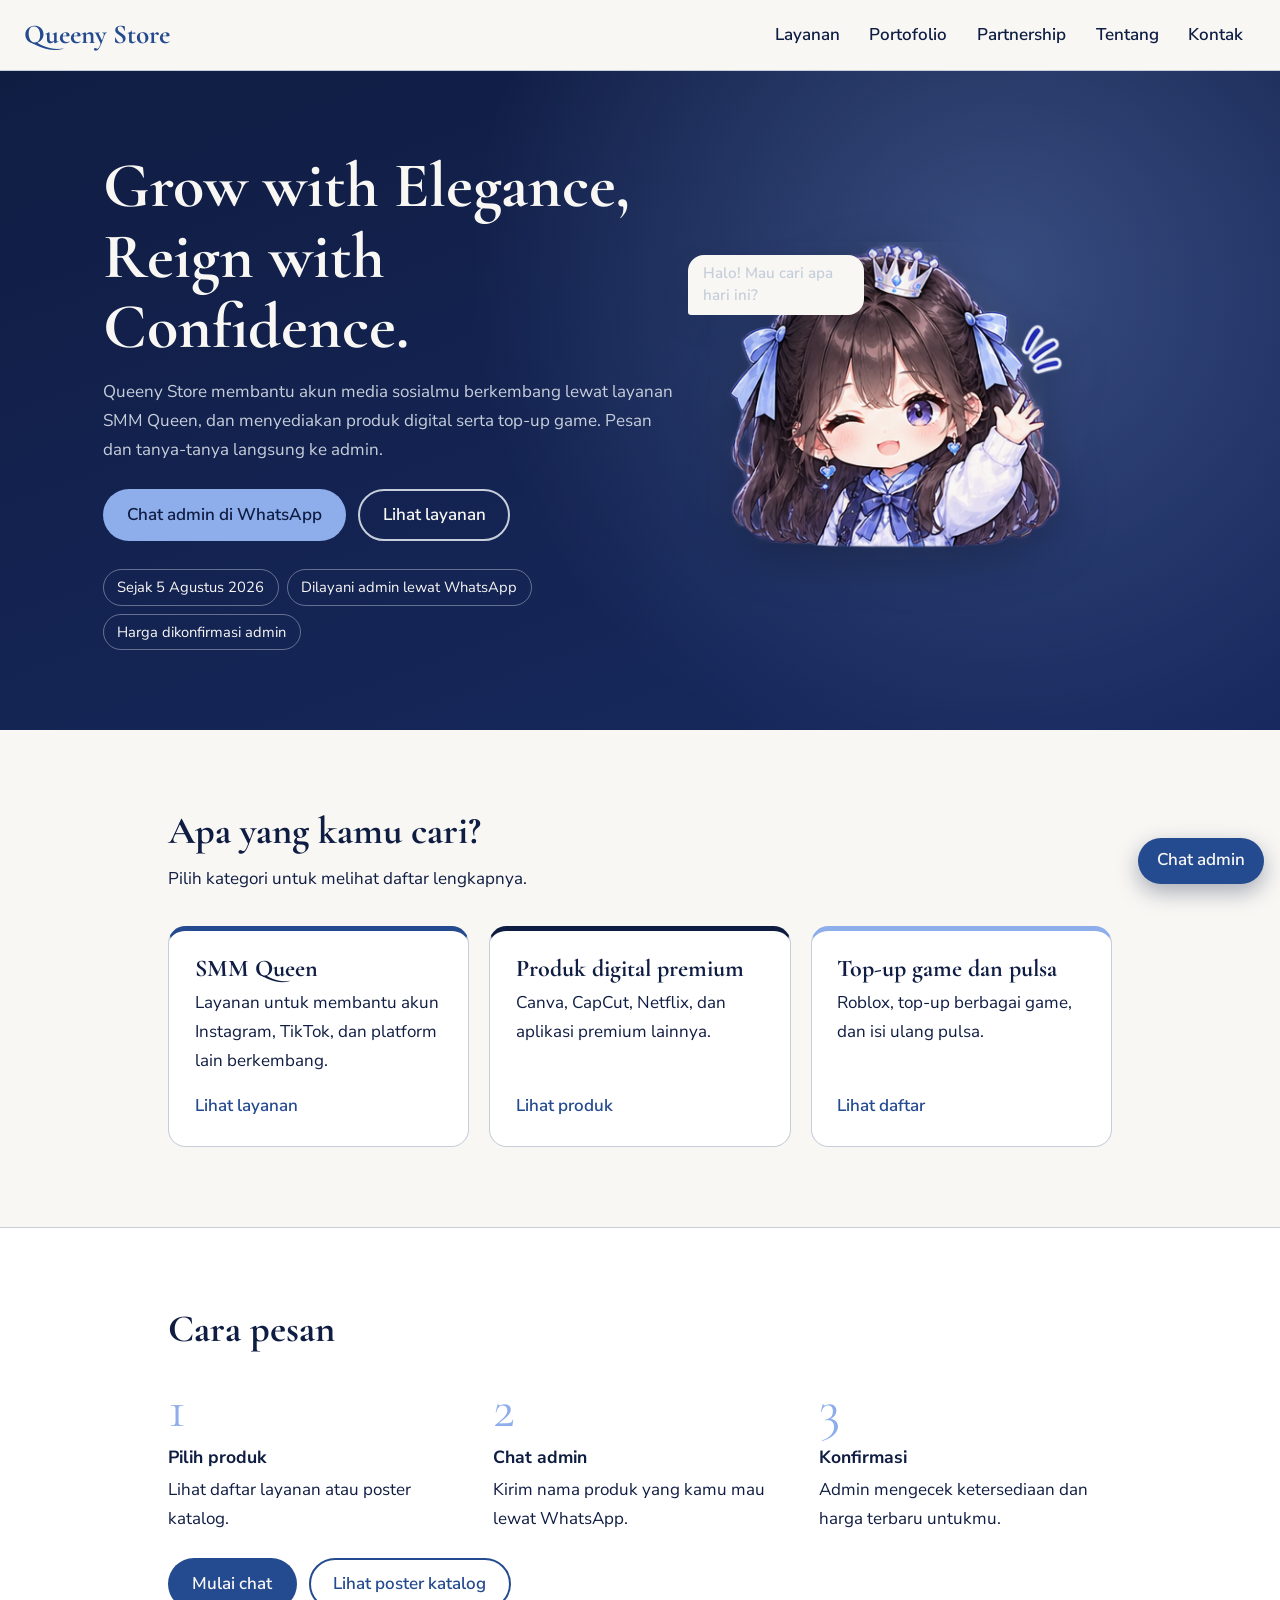
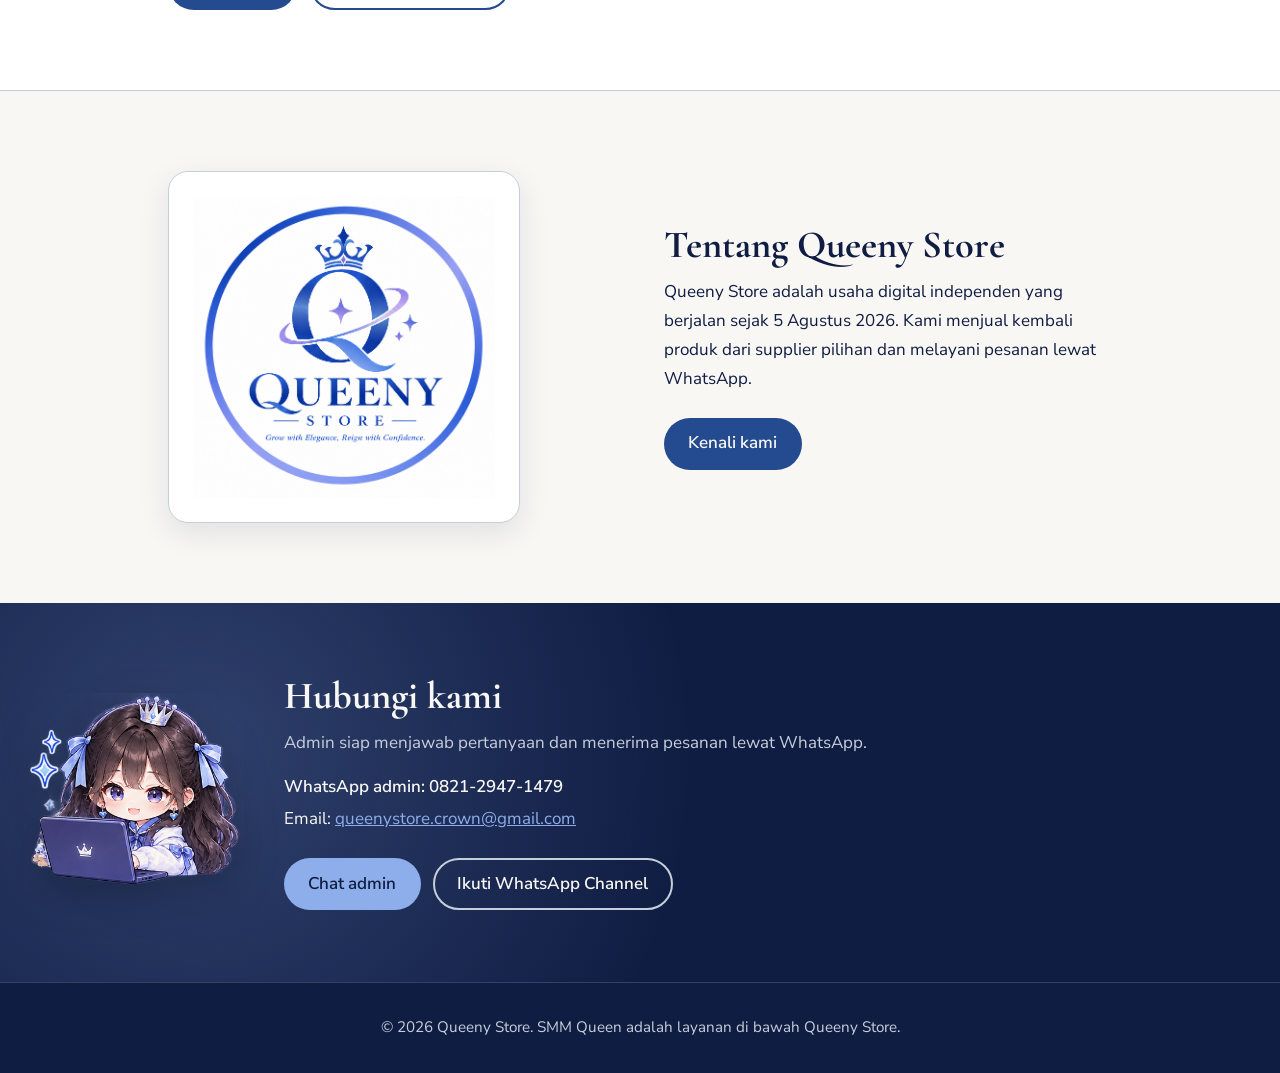
<file: index.html>
<!DOCTYPE html>
<html lang="id">
<head>
  <meta charset="UTF-8">
  <meta name="viewport" content="width=device-width, initial-scale=1">
  <title>Queeny Store | SMM Queen</title>
  <meta name="description" content="Queeny Store adalah usaha digital independen. Lewat SMM Queen, kami melayani kebutuhan pertumbuhan akun media sosial. Pesan lewat WhatsApp admin.">
  <meta name="theme-color" content="#101D43">
  <meta property="og:title" content="Queeny Store | SMM Queen">
  <meta property="og:description" content="Layanan media sosial dari Queeny Store. Grow with Elegance, Reign with Confidence.">
  <meta property="og:type" content="website">
  <meta name="google-site-verification" content="rL2WLuQSSuNtEyzjkeTvsU0eVTCv0MRd6-ouBfAUrlw" /> 
  <link rel="icon" href="assets/favicon/favicon.ico" sizes="48x48">
  <link rel="icon" type="image/png" sizes="32x32" href="assets/favicon/favicon-32.png">
  <link rel="apple-touch-icon" href="assets/favicon/apple-touch-icon.png">
  <link rel="preconnect" href="https://fonts.googleapis.com">
  <link rel="preconnect" href="https://fonts.gstatic.com" crossorigin>
  <link href="https://fonts.googleapis.com/css2?family=Cormorant+Garamond:wght@600;700&family=Nunito+Sans:wght@400;600&display=swap" rel="stylesheet">
  <link rel="stylesheet" href="css/style.css">
</head>
<body>

  <header class="site-header">
    <a class="wordmark" href="index.html">Queeny Store</a>
    <nav aria-label="Menu utama">
      <a href="services.html">Layanan</a>
      <a href="portfolio.html">Portofolio</a>
      <a href="partnership.html">Partnership</a>
      <a href="about.html">Tentang</a>
      <a href="contact.html">Kontak</a>
    </nav>
  </header>

  <main>
    <!-- Hero -->
    <section class="hero" id="beranda">
      <div class="hero-text">
        <h1>Grow with Elegance, Reign with Confidence.</h1>
        <p>Queeny Store membantu akun media sosialmu berkembang lewat layanan SMM Queen, dan menyediakan produk digital serta top-up game. Pesan dan tanya-tanya langsung ke admin.</p>
        <div class="actions">
          <a class="btn btn-light" href="https://wa.me/6282129471479" target="_blank" rel="noopener">Chat admin di WhatsApp</a>
          <a class="btn btn-outline" href="services.html">Lihat layanan</a>
        </div>
        <ul class="chips">
          <li>Sejak 5 Agustus 2026</li>
          <li>Dilayani admin lewat WhatsApp</li>
          <li>Harga dikonfirmasi admin</li>
        </ul>
      </div>
      <div class="hero-art">
        <p class="bubble">Halo! Mau cari apa hari ini?</p>
        <img class="hero-mascot" src="assets/mascot/say-hai-qieeny.png" alt="Maskot Queeny Store, gadis berambut cokelat dengan pita biru dan mahkota perak, melambaikan tangan" width="420" height="420">
      </div>
    </section>

    <!-- Kategori layanan -->
    <div class="section-head" id="layanan">
      <h2>Apa yang kamu cari?</h2>
      <p>Pilih kategori untuk melihat daftar lengkapnya.</p>
    </div>
    <div class="tiles">
      <a class="tile" href="services.html#smm">
        <h3>SMM Queen</h3>
        <p>Layanan untuk membantu akun Instagram, TikTok, dan platform lain berkembang.</p>
        <span>Lihat layanan</span>
      </a>
      <a class="tile" href="services.html#premium">
        <h3>Produk digital premium</h3>
        <p>Canva, CapCut, Netflix, dan aplikasi premium lainnya.</p>
        <span>Lihat produk</span>
      </a>
      <a class="tile" href="services.html#topup">
        <h3>Top-up game dan pulsa</h3>
        <p>Roblox, top-up berbagai game, dan isi ulang pulsa.</p>
        <span>Lihat daftar</span>
      </a>
    </div>

    <!-- Cara pesan -->
    <div class="how">
      <section class="section">
        <h2>Cara pesan</h2>
        <ol class="steps">
          <li><strong>Pilih produk</strong>Lihat daftar layanan atau poster katalog.</li>
          <li><strong>Chat admin</strong>Kirim nama produk yang kamu mau lewat WhatsApp.</li>
          <li><strong>Konfirmasi</strong>Admin mengecek ketersediaan dan harga terbaru untukmu.</li>
        </ol>
        <div class="actions">
          <a class="btn btn-blue" href="https://wa.me/6282129471479" target="_blank" rel="noopener">Mulai chat</a>
          <a class="btn btn-ghost" href="portfolio.html">Lihat poster katalog</a>
        </div>
      </section>
    </div>

    <!-- Tentang singkat -->
    <section class="section split about" id="tentang">
      <div class="logo-panel">
        <img src="assets/logo/logo-queeny-store.png" alt="Logo Queeny Store: huruf Q bermahkota dengan cincin orbit dan bintang" width="320" height="320" loading="lazy">
      </div>
      <div>
        <h2>Tentang Queeny Store</h2>
        <p>Queeny Store adalah usaha digital independen yang berjalan sejak 5 Agustus 2026. Kami menjual kembali produk dari supplier pilihan dan melayani pesanan lewat WhatsApp.</p>
        <div class="actions">
          <a class="btn btn-blue" href="about.html">Kenali kami</a>
        </div>
      </div>
    </section>

    <!-- Kontak -->
    <section class="contact" id="kontak">
      <img src="assets/mascot/work-qieeny.png" alt="Maskot Queeny Store sedang bekerja dengan laptop" width="260" height="260" loading="lazy">
      <div>
        <h2>Hubungi kami</h2>
        <p>Admin siap menjawab pertanyaan dan menerima pesanan lewat WhatsApp.</p>
        <p class="phone">WhatsApp admin: 0821-2947-1479</p>
        <p class="email">Email: <a href="mailto:queenystore.crown@gmail.com">queenystore.crown@gmail.com</a></p>
        <div class="actions">
          <a class="btn btn-light" href="https://wa.me/6282129471479" target="_blank" rel="noopener">Chat admin</a>
          <a class="btn btn-outline" href="https://whatsapp.com/channel/0029VbE9KVYFsn0nufTPyG0d" target="_blank" rel="noopener">Ikuti WhatsApp Channel</a>
        </div>
      </div>
    </section>
  </main>

  <footer class="site-footer">
    <p>&copy; 2026 Queeny Store. SMM Queen adalah layanan di bawah Queeny Store.</p>
  </footer>

  <script src="js/menu.js" defer></script>
</body>
</html>
</file>
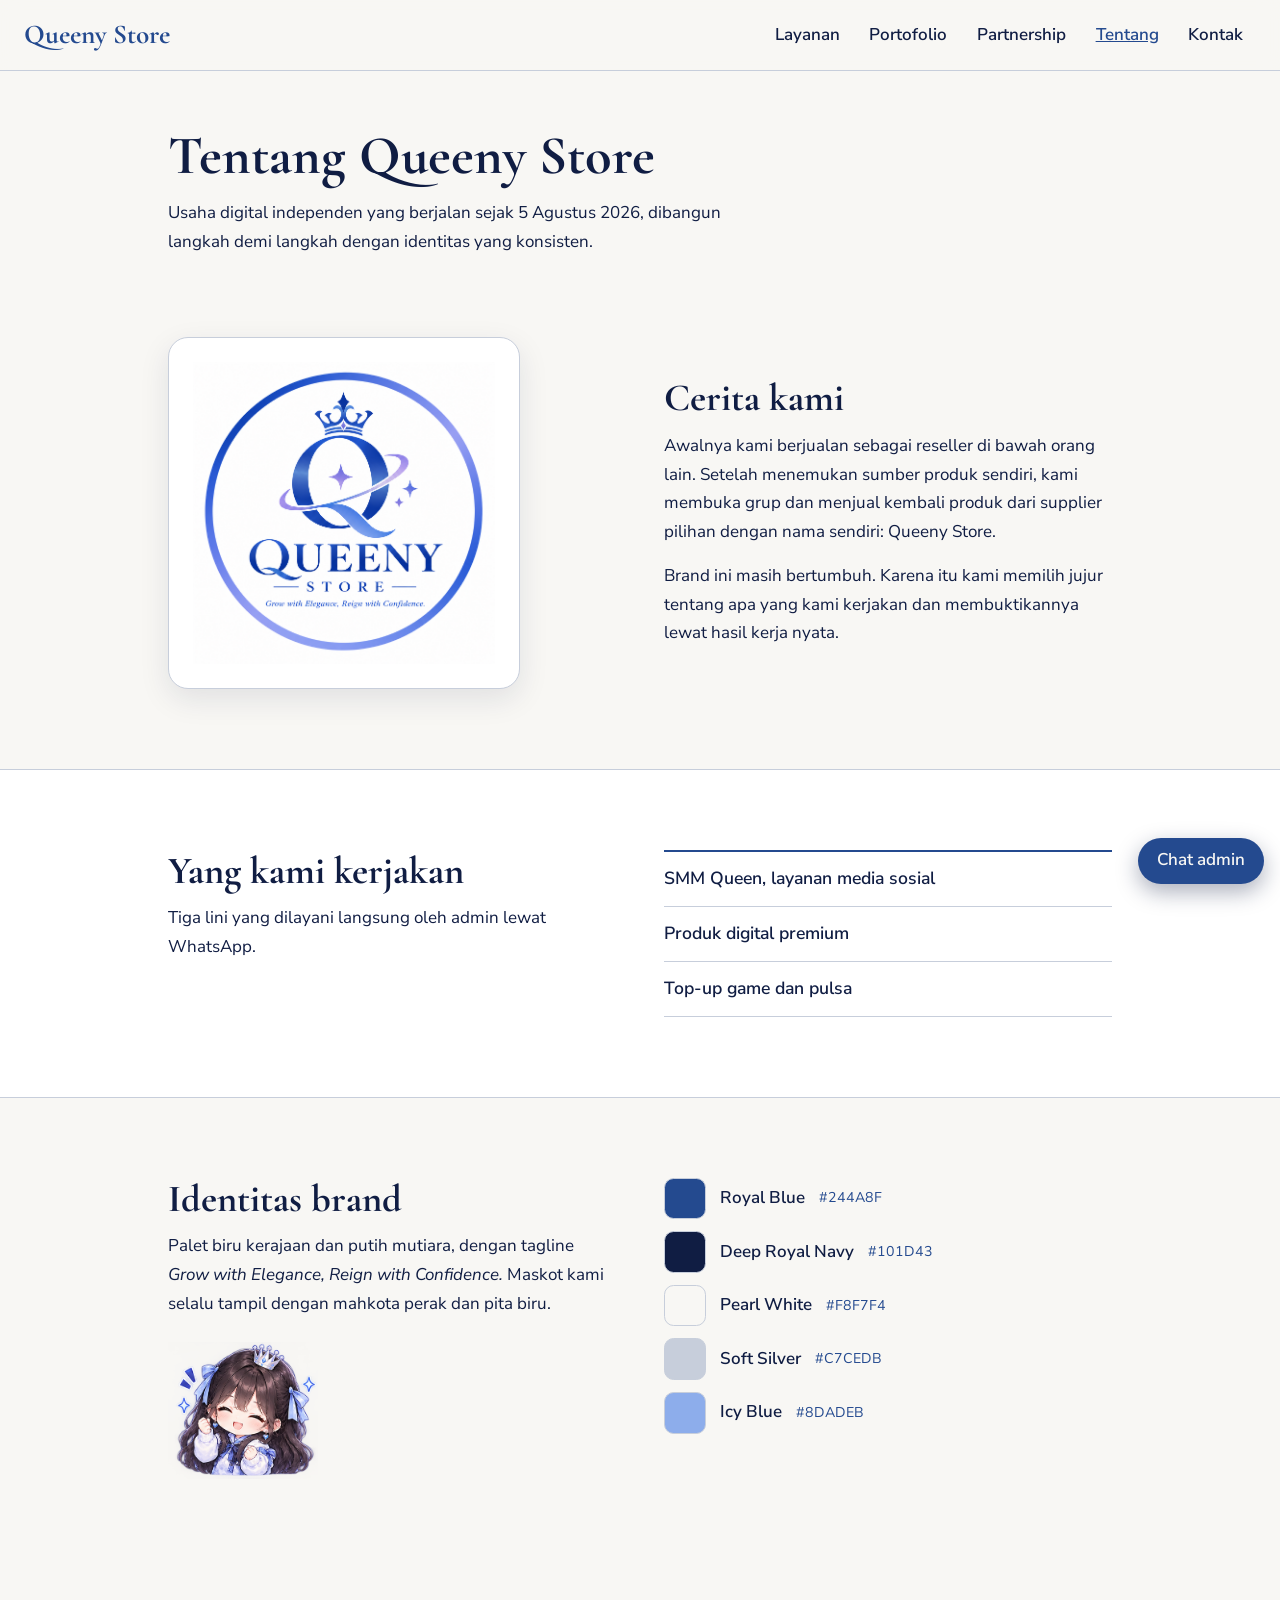
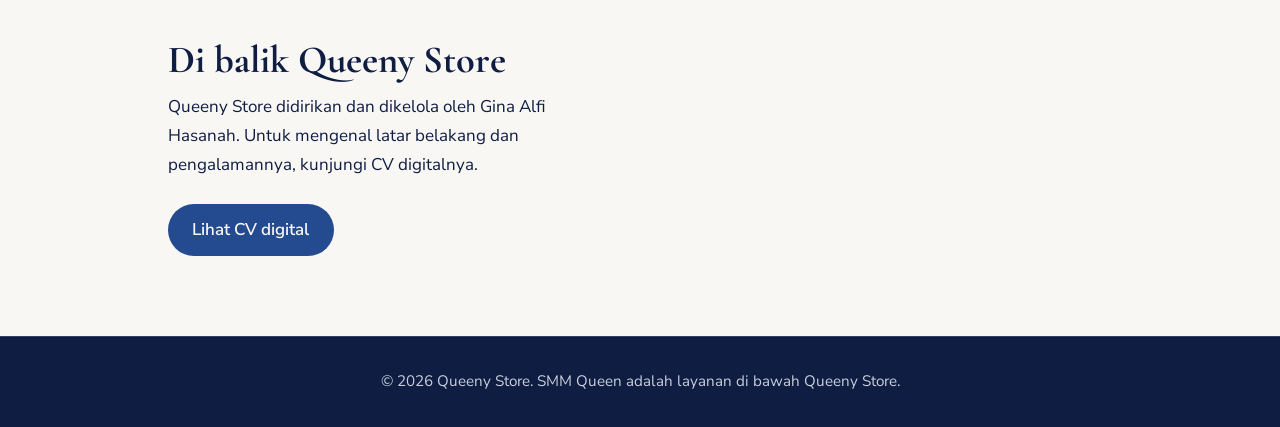
<file: about.html>
<!DOCTYPE html>
<html lang="id">
<head>
  <meta charset="UTF-8">
  <meta name="viewport" content="width=device-width, initial-scale=1">
  <title>Tentang Queeny Store | SMM Queen</title>
  <meta name="description" content="Kenali Queeny Store, usaha digital independen sejak 5 Agustus 2026 dengan layanan media sosial SMM Queen, produk digital premium, dan top-up game.">
  <meta name="theme-color" content="#101D43">
  <meta property="og:title" content="Tentang Queeny Store">
  <meta property="og:description" content="Cerita, layanan, dan identitas brand Queeny Store.">
  <meta property="og:type" content="website">
  <link rel="icon" href="assets/favicon/favicon.ico" sizes="48x48">
  <link rel="icon" type="image/png" sizes="32x32" href="assets/favicon/favicon-32.png">
  <link rel="apple-touch-icon" href="assets/favicon/apple-touch-icon.png">
  <link rel="preconnect" href="https://fonts.googleapis.com">
  <link rel="preconnect" href="https://fonts.gstatic.com" crossorigin>
  <link href="https://fonts.googleapis.com/css2?family=Cormorant+Garamond:wght@600;700&family=Nunito+Sans:wght@400;600&display=swap" rel="stylesheet">
  <link rel="stylesheet" href="css/style.css">
  <link rel="stylesheet" href="css/inner.css">
</head>
<body>

  <header class="site-header">
    <a class="wordmark" href="index.html">Queeny Store</a>
    <nav aria-label="Menu utama">
      <a href="services.html">Layanan</a>
      <a href="portfolio.html">Portofolio</a>
      <a href="partnership.html">Partnership</a>
      <a href="about.html" aria-current="page">Tentang</a>
      <a href="contact.html">Kontak</a>
    </nav>
  </header>

  <main>
    <section class="page-intro">
      <h1>Tentang Queeny Store</h1>
      <p>Usaha digital independen yang berjalan sejak 5 Agustus 2026, dibangun langkah demi langkah dengan identitas yang konsisten.</p>
    </section>

    <section class="section split about">
      <div class="logo-panel">
        <img src="assets/logo/logo-queeny-store.png" alt="Logo Queeny Store: huruf Q bermahkota dengan cincin orbit dan bintang" width="320" height="320">
      </div>
      <div>
        <h2>Cerita kami</h2>
        <p>Awalnya kami berjualan sebagai reseller di bawah orang lain. Setelah menemukan sumber produk sendiri, kami membuka grup dan menjual kembali produk dari supplier pilihan dengan nama sendiri: Queeny Store.</p>
        <p>Brand ini masih bertumbuh. Karena itu kami memilih jujur tentang apa yang kami kerjakan dan membuktikannya lewat hasil kerja nyata.</p>
      </div>
    </section>

    <div class="tint">
      <section class="section split">
        <div>
          <h2>Yang kami kerjakan</h2>
          <p>Tiga lini yang dilayani langsung oleh admin lewat WhatsApp.</p>
        </div>
        <ul class="platform-list">
          <li>SMM Queen, layanan media sosial</li>
          <li>Produk digital premium</li>
          <li>Top-up game dan pulsa</li>
        </ul>
      </section>
    </div>

    <section class="section split">
      <div>
        <h2>Identitas brand</h2>
        <p>Palet biru kerajaan dan putih mutiara, dengan tagline <em>Grow with Elegance, Reign with Confidence.</em> Maskot kami selalu tampil dengan mahkota perak dan pita biru.</p>
        <img class="mascot-small" src="assets/mascot/semangat-qieeny.png" alt="Maskot Queeny Store dengan semangat" width="180" height="180" loading="lazy">
      </div>
      <ul class="swatches" aria-label="Palet warna brand">
        <li><span class="sw" style="background:#244A8F"></span>Royal Blue <small>#244A8F</small></li>
        <li><span class="sw" style="background:#101D43"></span>Deep Royal Navy <small>#101D43</small></li>
        <li><span class="sw" style="background:#F8F7F4"></span>Pearl White <small>#F8F7F4</small></li>
        <li><span class="sw" style="background:#C7CEDB"></span>Soft Silver <small>#C7CEDB</small></li>
        <li><span class="sw" style="background:#8DADEB"></span>Icy Blue <small>#8DADEB</small></li>
      </ul>
    </section>
    <section class="section split">
  <div>
    <h2>Di balik Queeny Store</h2>
    <p>Queeny Store didirikan dan dikelola oleh Gina Alfi Hasanah. Untuk mengenal latar belakang dan pengalamannya, kunjungi CV digitalnya.</p>
    <div class="actions">
      <a class="btn btn-blue" href="https://digital-cv-gina-alfi-hasanah.vercel.app" target="_blank" rel="noopener">Lihat CV digital</a>
    </div>
  </div>
</section>
  </main>

  <footer class="site-footer">
    <p>&copy; 2026 Queeny Store. SMM Queen adalah layanan di bawah Queeny Store.</p>
  </footer>
<script src="js/menu.js" defer></script>
</body>
</html>
</file>
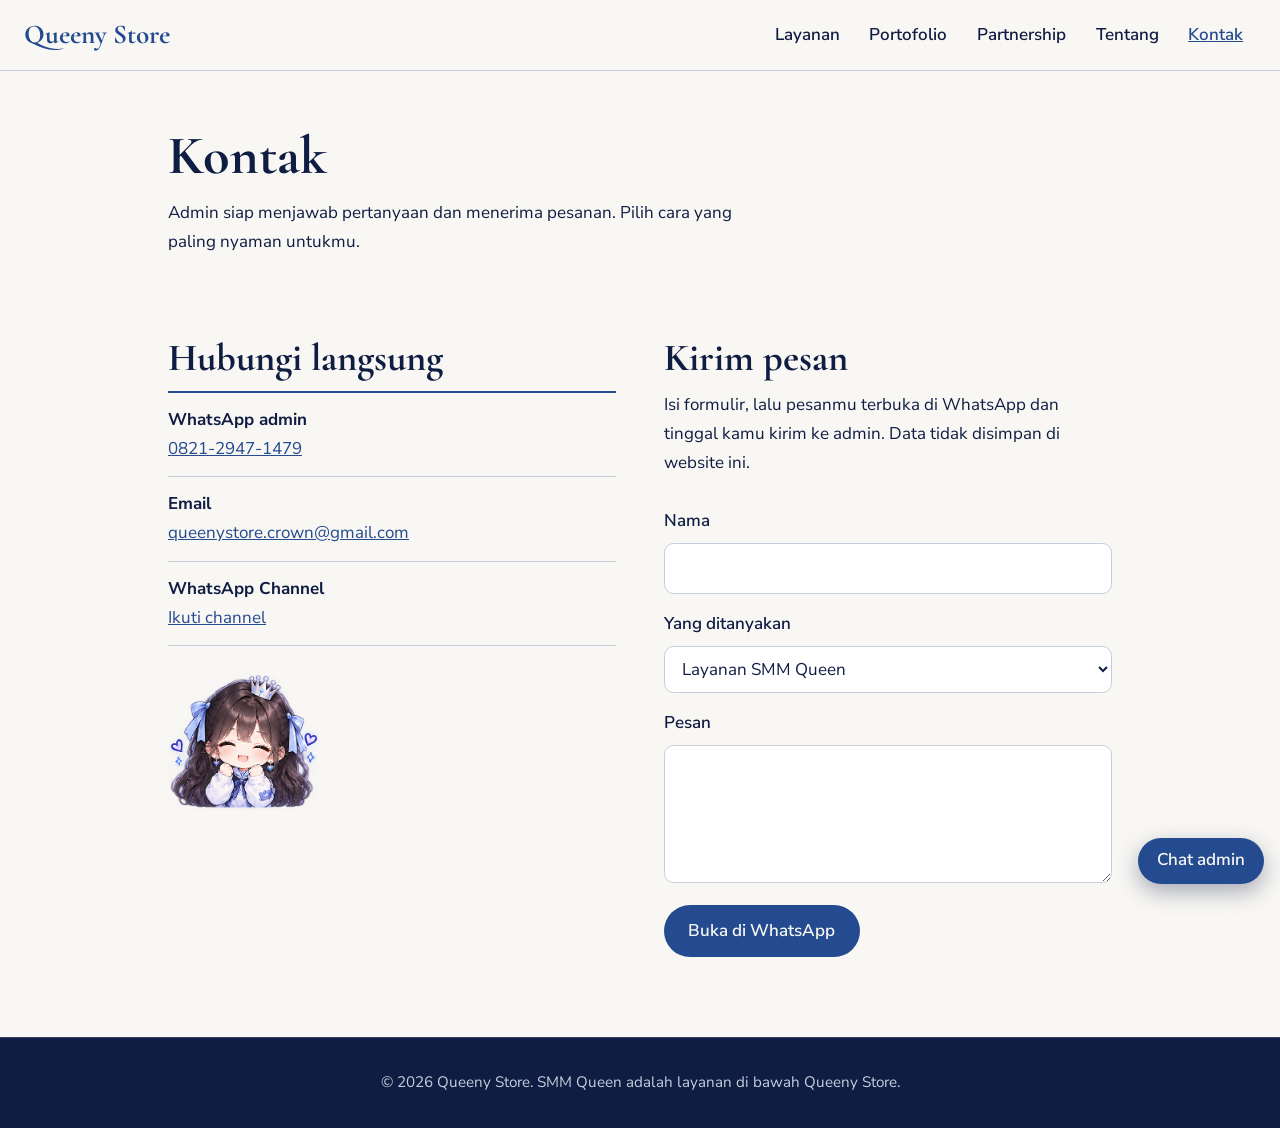
<file: contact.html>
<!DOCTYPE html>
<html lang="id">
<head>
  <meta charset="UTF-8">
  <meta name="viewport" content="width=device-width, initial-scale=1">
  <title>Kontak | Queeny Store</title>
  <meta name="description" content="Hubungi admin Queeny Store lewat WhatsApp, email, atau formulir pesan. Tanya produk, layanan SMM Queen, dan kerja sama.">
  <meta name="theme-color" content="#101D43">
  <meta property="og:title" content="Kontak | Queeny Store">
  <meta property="og:description" content="Hubungi admin Queeny Store.">
  <meta property="og:type" content="website">
  <link rel="icon" href="assets/favicon/favicon.ico" sizes="48x48">
  <link rel="icon" type="image/png" sizes="32x32" href="assets/favicon/favicon-32.png">
  <link rel="apple-touch-icon" href="assets/favicon/apple-touch-icon.png">
  <link rel="preconnect" href="https://fonts.googleapis.com">
  <link rel="preconnect" href="https://fonts.gstatic.com" crossorigin>
  <link href="https://fonts.googleapis.com/css2?family=Cormorant+Garamond:wght@600;700&family=Nunito+Sans:wght@400;600&display=swap" rel="stylesheet">
  <link rel="stylesheet" href="css/style.css">
  <link rel="stylesheet" href="css/inner.css">
</head>
<body>

  <header class="site-header">
    <a class="wordmark" href="index.html">Queeny Store</a>
    <nav aria-label="Menu utama">
      <a href="services.html">Layanan</a>
      <a href="portfolio.html">Portofolio</a>
      <a href="partnership.html">Partnership</a>
      <a href="about.html">Tentang</a>
      <a href="contact.html" aria-current="page">Kontak</a>
    </nav>
  </header>

  <main>
    <section class="page-intro">
      <h1>Kontak</h1>
      <p>Admin siap menjawab pertanyaan dan menerima pesanan. Pilih cara yang paling nyaman untukmu.</p>
    </section>

    <section class="section split">
      <div>
        <h2>Hubungi langsung</h2>
        <ul class="contact-list">
          <li><strong>WhatsApp admin</strong><a href="https://wa.me/6282129471479" target="_blank" rel="noopener">0821-2947-1479</a></li>
          <li><strong>Email</strong><a href="mailto:queenystore.crown@gmail.com">queenystore.crown@gmail.com</a></li>
          <li><strong>WhatsApp Channel</strong><a href="https://whatsapp.com/channel/0029VbE9KVYFsn0nufTPyG0d" target="_blank" rel="noopener">Ikuti channel</a></li>
        </ul>
        <img class="mascot-small" src="assets/mascot/senang-qieeny.png" alt="Maskot Queeny Store tersenyum senang" width="180" height="180" loading="lazy">
      </div>

      <div>
        <h2>Kirim pesan</h2>
        <p>Isi formulir, lalu pesanmu terbuka di WhatsApp dan tinggal kamu kirim ke admin. Data tidak disimpan di website ini.</p>
        <form id="pesan" class="msg-form">
          <label for="nama">Nama</label>
          <input id="nama" name="nama" type="text" required autocomplete="name">

          <label for="minat">Yang ditanyakan</label>
          <select id="minat" name="minat">
            <option>Layanan SMM Queen</option>
            <option>Produk digital premium</option>
            <option>Top-up game atau pulsa</option>
            <option>Kerja sama</option>
            <option>Lainnya</option>
          </select>

          <label for="isi">Pesan</label>
          <textarea id="isi" name="isi" rows="4" required></textarea>

          <button class="btn btn-blue" type="submit">Buka di WhatsApp</button>
        </form>
      </div>
    </section>
  </main>

  <footer class="site-footer">
    <p>&copy; 2026 Queeny Store. SMM Queen adalah layanan di bawah Queeny Store.</p>
  </footer>

  <script>
    // Menyusun pesan lalu membukanya di WhatsApp admin. Tidak ada data yang dikirim ke server.
    document.getElementById("pesan").addEventListener("submit", function (e) {
      e.preventDefault();
      var nama = document.getElementById("nama").value.trim();
      var minat = document.getElementById("minat").value;
      var isi = document.getElementById("isi").value.trim();
      var teks = "Halo Queeny Store, saya " + nama + ".\nTopik: " + minat + "\n" + isi;
      window.open("https://wa.me/6282129471479?text=" + encodeURIComponent(teks), "_blank", "noopener");
    });
  </script>
<script src="js/menu.js" defer></script>
</body>
</html>
</file>
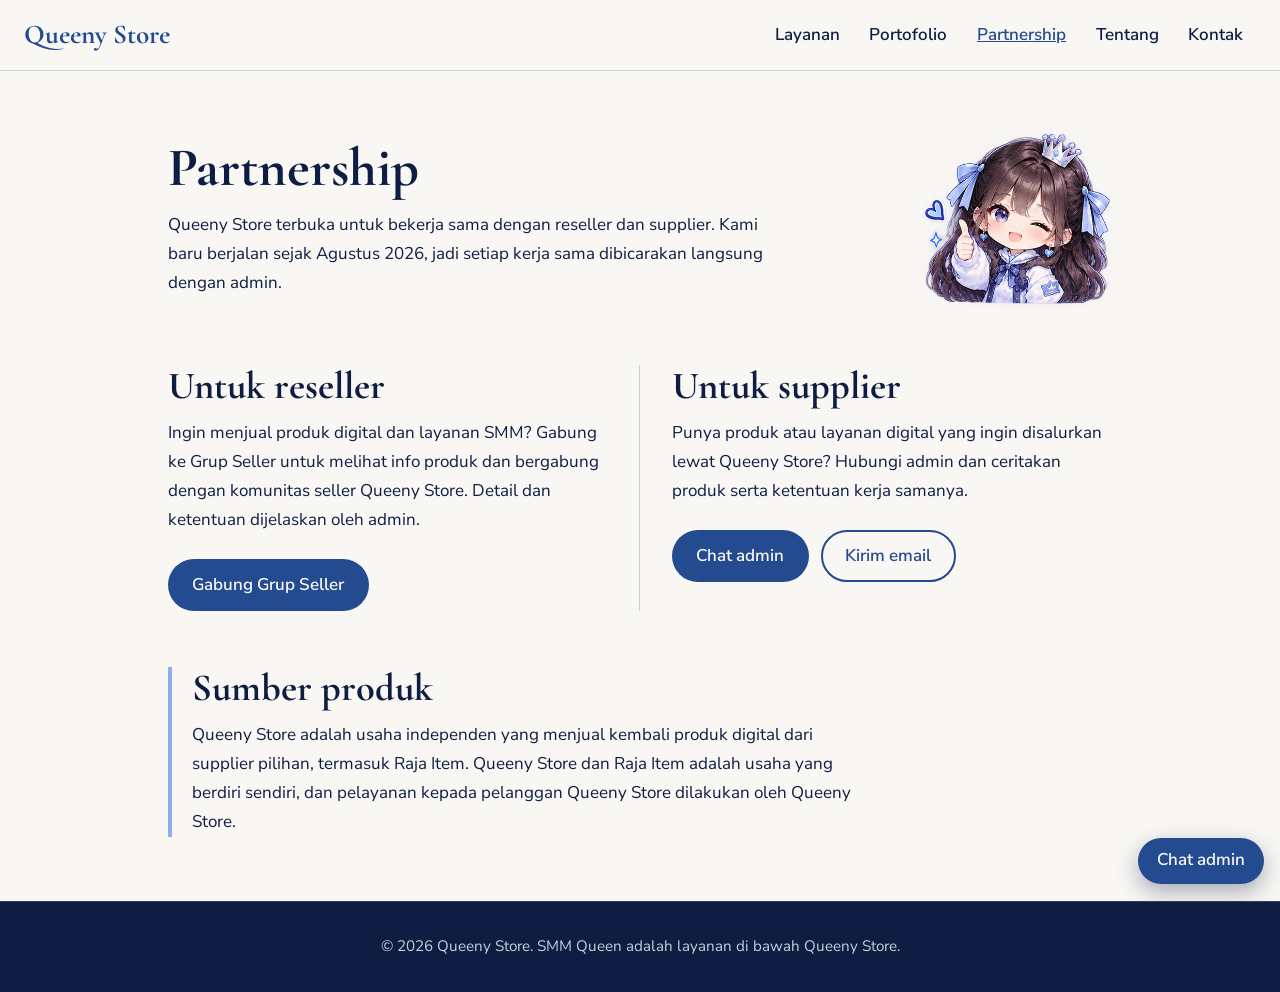
<file: partnership.html>
<!DOCTYPE html>
<html lang="id">
<head>
  <meta charset="UTF-8">
  <meta name="viewport" content="width=device-width, initial-scale=1">
  <title>Partnership | Queeny Store</title>
  <meta name="description" content="Queeny Store terbuka untuk kerja sama dengan reseller dan supplier produk digital. Gabung Grup Seller atau hubungi admin.">
  <meta name="theme-color" content="#101D43">
  <meta property="og:title" content="Partnership | Queeny Store">
  <meta property="og:description" content="Kerja sama reseller dan supplier bersama Queeny Store.">
  <meta property="og:type" content="website">
  <link rel="icon" href="assets/favicon/favicon.ico" sizes="48x48">
  <link rel="icon" type="image/png" sizes="32x32" href="assets/favicon/favicon-32.png">
  <link rel="apple-touch-icon" href="assets/favicon/apple-touch-icon.png">  <link rel="preconnect" href="https://fonts.googleapis.com">
  <link rel="preconnect" href="https://fonts.gstatic.com" crossorigin>
  <link href="https://fonts.googleapis.com/css2?family=Cormorant+Garamond:wght@600;700&family=Nunito+Sans:wght@400;600&display=swap" rel="stylesheet">
  <link rel="stylesheet" href="css/style.css">
  <link rel="stylesheet" href="css/partnership.css">
</head>
<body>

  <header class="site-header">
    <a class="wordmark" href="index.html">Queeny Store</a>
    <nav aria-label="Menu utama">
      <a href="index.html#layanan">Layanan</a>
      <a href="portfolio.html">Portofolio</a>
      <a href="partnership.html" aria-current="page">Partnership</a>
      <a href="index.html#tentang">Tentang</a>
      <a href="index.html#kontak">Kontak</a>
    </nav>
  </header>

  <main>
    <section class="page-intro">
      <div>
        <h1>Partnership</h1>
        <p>Queeny Store terbuka untuk bekerja sama dengan reseller dan supplier. Kami baru berjalan sejak Agustus 2026, jadi setiap kerja sama dibicarakan langsung dengan admin.</p>
      </div>
      <img src="assets/mascot/sip-qieeny.png" alt="Maskot Queeny Store mengacungkan jempol" width="200" height="200">
    </section>

    <!-- Dua jalur kerja sama -->
    <section class="paths">
      <div class="path">
        <h2>Untuk reseller</h2>
        <p>Ingin menjual produk digital dan layanan SMM? Gabung ke Grup Seller untuk melihat info produk dan bergabung dengan komunitas seller Queeny Store. Detail dan ketentuan dijelaskan oleh admin.</p>
        <div class="actions">
          <a class="btn btn-blue" href="https://chat.whatsapp.com/GHWqc6Q50a7LG5epKeEn4g" target="_blank" rel="noopener">Gabung Grup Seller</a>
        </div>
      </div>
      <div class="path">
        <h2>Untuk supplier</h2>
        <p>Punya produk atau layanan digital yang ingin disalurkan lewat Queeny Store? Hubungi admin dan ceritakan produk serta ketentuan kerja samanya.</p>
        <div class="actions">
          <a class="btn btn-blue" href="https://wa.me/6282129471479" target="_blank" rel="noopener">Chat admin</a>
          <a class="btn btn-ghost" href="mailto:queenystore.crown@gmail.com">Kirim email</a>
        </div>
      </div>
    </section>

    <!-- Sumber produk: ditulis apa adanya -->
    <section class="source">
      <div class="source-text">
        <h2>Sumber produk</h2>
        <p>Queeny Store adalah usaha independen yang menjual kembali produk digital dari supplier pilihan, termasuk Raja Item. Queeny Store dan Raja Item adalah usaha yang berdiri sendiri, dan pelayanan kepada pelanggan Queeny Store dilakukan oleh Queeny Store.</p>
      </div>
    </section>
  </main>

  <footer class="site-footer">
    <p>&copy; 2026 Queeny Store. SMM Queen adalah layanan di bawah Queeny Store.</p>
  </footer>
<script src="js/menu.js" defer></script>
</body>
</html>
</file>
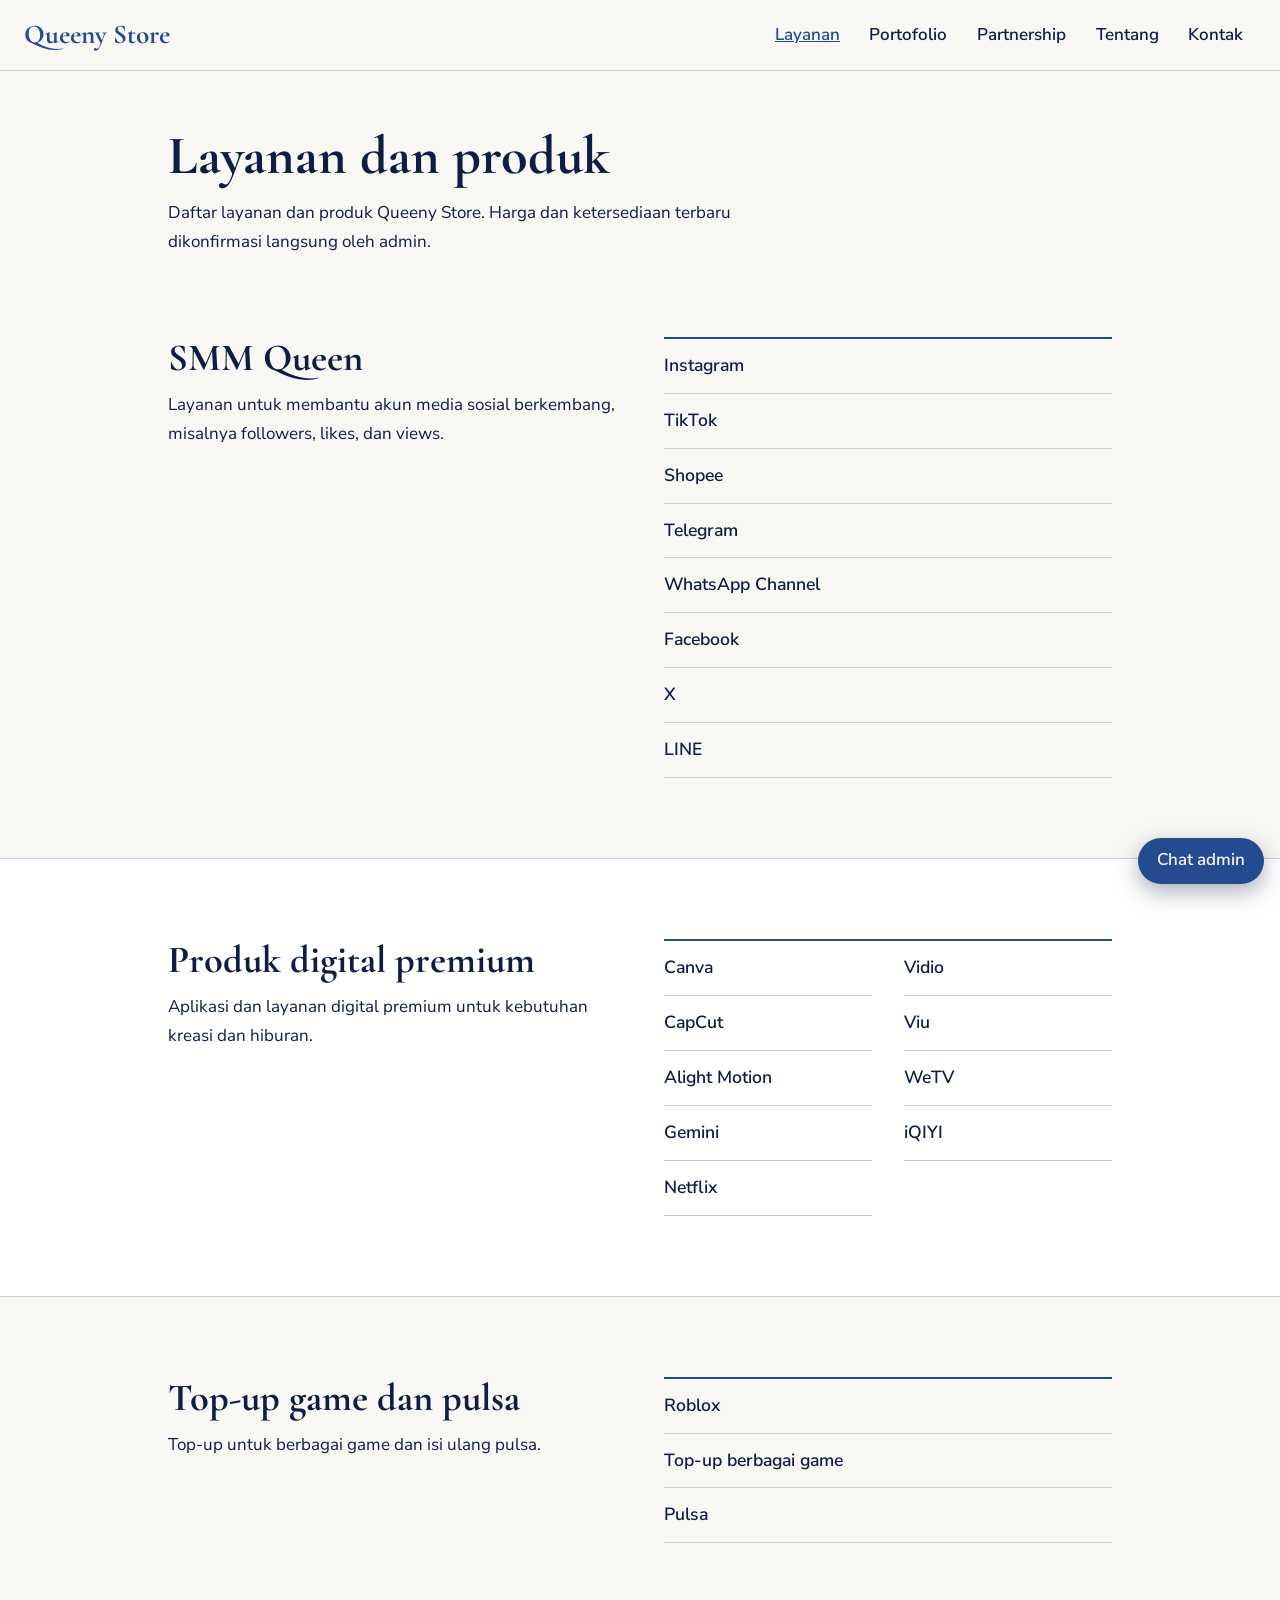
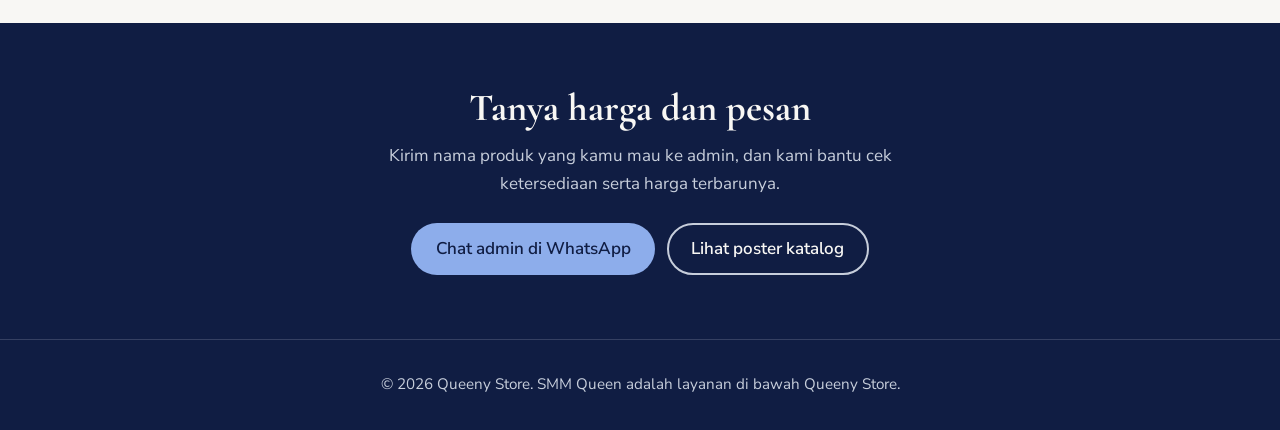
<file: services.html>
<!DOCTYPE html>
<html lang="id">
<head>
  <meta charset="UTF-8">
  <meta name="viewport" content="width=device-width, initial-scale=1">
  <title>Layanan dan Produk | Queeny Store</title>
  <meta name="description" content="Daftar layanan media sosial SMM Queen, produk digital premium, top-up game, dan pulsa dari Queeny Store. Harga dikonfirmasi lewat admin.">
  <meta name="theme-color" content="#101D43">
  <meta property="og:title" content="Layanan dan Produk | Queeny Store">
  <meta property="og:description" content="Daftar layanan dan produk Queeny Store.">
  <meta property="og:type" content="website">
  <link rel="icon" href="assets/favicon/favicon.ico" sizes="48x48">
  <link rel="icon" type="image/png" sizes="32x32" href="assets/favicon/favicon-32.png">
  <link rel="apple-touch-icon" href="assets/favicon/apple-touch-icon.png">  <link rel="preconnect" href="https://fonts.googleapis.com">
  <link rel="preconnect" href="https://fonts.gstatic.com" crossorigin>
  <link href="https://fonts.googleapis.com/css2?family=Cormorant+Garamond:wght@600;700&family=Nunito+Sans:wght@400;600&display=swap" rel="stylesheet">
  <link rel="stylesheet" href="css/style.css">
  <link rel="stylesheet" href="css/services.css">
</head>
<body>

  <header class="site-header">
    <a class="wordmark" href="index.html">Queeny Store</a>
    <nav aria-label="Menu utama">
      <a href="services.html" aria-current="page">Layanan</a>
      <a href="portfolio.html">Portofolio</a>
      <a href="partnership.html">Partnership</a>
      <a href="about.html">Tentang</a>
      <a href="contact.html">Kontak</a>
    </nav>
  </header>

  <main>
    <section class="page-intro">
      <h1>Layanan dan produk</h1>
      <p>Daftar layanan dan produk Queeny Store. Harga dan ketersediaan terbaru dikonfirmasi langsung oleh admin.</p>
    </section>

    <!-- Daftar produk. Untuk menambah produk, salin satu baris <li> lalu ganti namanya -->
    <section class="section split" id="smm">
      <div>
        <h2>SMM Queen</h2>
        <p>Layanan untuk membantu akun media sosial berkembang, misalnya followers, likes, dan views.</p>
      </div>
      <ul class="platform-list" aria-label="Platform layanan media sosial">
        <li>Instagram</li>
        <li>TikTok</li>
        <li>Shopee</li>
        <li>Telegram</li>
        <li>WhatsApp Channel</li>
        <li>Facebook</li>
        <li>X</li>
        <li>LINE</li>
      </ul>
    </section>

    <div class="tint">
      <section class="section split" id="premium">
        <div>
          <h2>Produk digital premium</h2>
          <p>Aplikasi dan layanan digital premium untuk kebutuhan kreasi dan hiburan.</p>
        </div>
        <ul class="platform-list two-col" aria-label="Produk digital premium">
          <li>Canva</li>
          <li>CapCut</li>
          <li>Alight Motion</li>
          <li>Gemini</li>
          <li>Netflix</li>
          <li>Vidio</li>
          <li>Viu</li>
          <li>WeTV</li>
          <li>iQIYI</li>
        </ul>
      </section>
    </div>

    <section class="section split" id="topup">
      <div>
        <h2>Top-up game dan pulsa</h2>
        <p>Top-up untuk berbagai game dan isi ulang pulsa.</p>
      </div>
      <ul class="platform-list" aria-label="Top-up game dan pulsa">
        <li>Roblox</li>
        <li>Top-up berbagai game</li>
        <li>Pulsa</li>
      </ul>
    </section>

    <!-- Ajakan memesan -->
    <section class="cta">
      <h2>Tanya harga dan pesan</h2>
      <p>Kirim nama produk yang kamu mau ke admin, dan kami bantu cek ketersediaan serta harga terbarunya.</p>
      <div class="actions">
        <a class="btn btn-light" href="https://wa.me/6282129471479" target="_blank" rel="noopener">Chat admin di WhatsApp</a>
        <a class="btn btn-outline" href="portfolio.html">Lihat poster katalog</a>
      </div>
    </section>
  </main>

  <footer class="site-footer">
    <p>&copy; 2026 Queeny Store. SMM Queen adalah layanan di bawah Queeny Store.</p>
  </footer>
<script src="js/menu.js" defer></script>
</body>
</html>
</file>
<file: css/style.css>
/* ===== Queeny Store: gaya utama (dipakai semua halaman) ===== */
:root {
  --navy: #101D43; --blue: #244A8F; --icy: #8DADEB; --silver: #C7CEDB; --pearl: #F8F7F4;
  --display: "Cormorant Garamond", Georgia, serif;
  --body: "Nunito Sans", system-ui, sans-serif;
  --radius: 1.1rem;
  --shadow: 0 10px 30px rgba(16, 29, 67, 0.10);
}
* { box-sizing: border-box; margin: 0; }
html { scroll-behavior: smooth; scroll-padding-top: 5rem; }
html { overflow-x: hidden; overflow-x: clip; } /* cegah halaman bergeser ke samping */
body { font-family: var(--body); font-size: 1.0625rem; line-height: 1.7; color: var(--navy); background: var(--pearl); }
img { max-width: 100%; height: auto; display: block; }
a { color: var(--blue); }
a:focus-visible, button:focus-visible { outline: 3px solid var(--icy); outline-offset: 3px; }
h1, h2, h3 { font-family: var(--display); line-height: 1.1; }
h2 { font-size: clamp(1.9rem, 4vw, 2.4rem); margin-bottom: 0.75rem; }
h3 { font-size: 1.5rem; margin-bottom: 0.4rem; }
p + p { margin-top: 0.9rem; }

/* ===== Header ===== */
.site-header {
  position: sticky; top: 0; z-index: 10;
  display: flex; flex-wrap: wrap; align-items: center; justify-content: space-between; gap: 0.5rem 1.5rem;
  padding: 0.75rem 1.5rem;
  background: rgba(248, 247, 244, 0.92); backdrop-filter: blur(10px);
  border-bottom: 1px solid var(--silver);
}
.wordmark { font-family: var(--display); font-size: 1.7rem; font-weight: 700; color: var(--blue); text-decoration: none; }
.site-header nav { display: flex; gap: 0.25rem; }
.site-header nav a { color: var(--navy); text-decoration: none; font-weight: 600; padding: 0.45rem 0.8rem; border-radius: 999px; transition: background 0.2s; }
.site-header nav a:hover { background: rgba(36, 74, 143, 0.09); color: var(--blue); }

/* ===== Tombol ===== */
.actions { display: flex; flex-wrap: wrap; gap: 0.75rem; margin-top: 1.5rem; }
.btn {
  display: inline-flex; align-items: center; justify-content: center; min-height: 46px;
  padding: 0.6rem 1.4rem; border-radius: 999px; border: 2px solid transparent;
  font-weight: 600; text-decoration: none; transition: transform 0.2s, background 0.2s;
}
.btn:hover { transform: translateY(-2px); }
.btn-light { background: var(--icy); color: var(--navy); }
.btn-light:hover { background: var(--pearl); }
.btn-outline { border-color: var(--silver); color: var(--pearl); }
.btn-outline:hover { background: rgba(248, 247, 244, 0.12); }
.btn-blue { background: var(--blue); color: var(--pearl); }
.btn-blue:hover { background: var(--navy); }
.btn-ghost { border-color: var(--blue); color: var(--blue); }
.btn-ghost:hover { background: rgba(36, 74, 143, 0.08); }

/* ===== Hero ===== */
.hero {
  position: relative; overflow: hidden;
  display: grid; grid-template-columns: 1.2fr 1fr; align-items: center; gap: 2rem;
  padding: 5rem 1.5rem; color: var(--pearl);
  background: radial-gradient(circle at 78% 30%, rgba(141, 173, 235, 0.30), transparent 48%), linear-gradient(160deg, var(--navy), #17295F);
}
.hero-text { max-width: 36rem; margin-left: auto; position: relative; }
.hero h1 { font-size: clamp(2.5rem, 5.5vw, 4rem); font-weight: 700; margin-bottom: 1rem; }
.hero p { color: var(--silver); }
.chips { display: flex; flex-wrap: wrap; gap: 0.5rem; list-style: none; padding: 0; margin-top: 1.75rem; }
.chips li { font-size: 0.92rem; padding: 0.3rem 0.85rem; border: 1px solid rgba(199, 206, 219, 0.45); border-radius: 999px; color: var(--pearl); }
.hero-art { position: relative; margin-right: auto; width: min(100%, 380px); }
.hero-art::before { content: ""; position: absolute; inset: 8% 6%; border-radius: 50%; background: radial-gradient(circle, rgba(248, 247, 244, 0.22), transparent 70%); }
.hero-mascot { position: relative; width: 100%; filter: drop-shadow(0 14px 24px rgba(0, 0, 0, 0.28)); }
.bubble {
  position: absolute; top: 4%; left: -6%; z-index: 1; max-width: 11rem;
  padding: 0.55rem 0.95rem; border-radius: 1rem 1rem 1rem 0.2rem;
  background: var(--pearl); color: var(--navy); font-weight: 600; font-size: 0.95rem; line-height: 1.4; box-shadow: var(--shadow);
}

/* ===== Bagian umum ===== */
.section { max-width: 62rem; margin: 0 auto; padding: 5rem 1.5rem; }
.section-head { max-width: 62rem; margin: 0 auto; padding: 5rem 1.5rem 0; }
.section-head p { max-width: 36rem; }
.split { display: grid; grid-template-columns: 1fr 1fr; gap: 3rem; align-items: start; }
.note { color: var(--blue); font-weight: 600; }

/* Kartu kategori */
.tiles { max-width: 62rem; margin: 0 auto; padding: 2rem 1.5rem 5rem; display: grid; grid-template-columns: repeat(3, 1fr); gap: 1.25rem; }
.tile {
  display: flex; flex-direction: column; padding: 1.6rem; background: #fff;
  border: 1px solid var(--silver); border-top: 5px solid var(--blue); border-radius: var(--radius);
  text-decoration: none; color: var(--navy); transition: transform 0.2s, box-shadow 0.2s;
}
.tile:nth-child(2) { border-top-color: var(--navy); }
.tile:nth-child(3) { border-top-color: var(--icy); }
.tile:hover { transform: translateY(-4px); box-shadow: var(--shadow); }
.tile p { flex: 1; }
.tile span { margin-top: 1rem; color: var(--blue); font-weight: 600; }

/* Cara pesan */
.how { background: #fff; border-top: 1px solid var(--silver); border-bottom: 1px solid var(--silver); }
.steps { list-style: none; padding: 0; margin-top: 2rem; display: grid; grid-template-columns: repeat(3, 1fr); gap: 2rem; counter-reset: langkah; }
.steps li { counter-increment: langkah; }
.steps li::before { content: counter(langkah); display: block; font-family: var(--display); font-size: 3.4rem; line-height: 1; color: var(--icy); }
.steps strong { display: block; font-size: 1.1rem; margin: 0.4rem 0 0.2rem; }

/* Daftar platform */
.platform-list { list-style: none; padding: 0; border-top: 2px solid var(--blue); }
.platform-list li { padding: 0.75rem 0; border-bottom: 1px solid var(--silver); font-weight: 600; font-size: 1.1rem; }

/* Tentang */
.about { align-items: center; }
.logo-panel { background: #fff; border: 1px solid var(--silver); border-radius: 1.25rem; padding: 1.5rem; max-width: 22rem; box-shadow: var(--shadow); }

/* ===== Kontak ===== */
.contact {
  display: grid; grid-template-columns: auto 1fr; align-items: center; justify-content: center; gap: 2.5rem;
  padding: 4.5rem 1.5rem; color: var(--pearl);
  background: radial-gradient(circle at 15% 40%, rgba(141, 173, 235, 0.25), transparent 45%), var(--navy);
}
.contact img { width: 220px; filter: drop-shadow(0 12px 20px rgba(0, 0, 0, 0.25)); }
.contact p { color: var(--silver); }
.contact .phone { color: var(--pearl); font-weight: 600; margin-top: 0.9rem; }
.contact .email { color: var(--pearl); margin-top: 0.25rem; }
.contact .email a { color: var(--icy); }

/* ===== Footer ===== */
.site-footer { padding: 2rem 1.5rem; text-align: center; font-size: 0.95rem; background: var(--navy); color: var(--silver); border-top: 1px solid rgba(199, 206, 219, 0.2); }

/* ===== Tombol WhatsApp melayang (dibuat oleh js/menu.js) ===== */
.wa-float {
  position: fixed; right: 1rem; bottom: 1rem; z-index: 8;
  display: inline-flex; align-items: center; min-height: 46px; padding: 0.55rem 1.2rem;
  border-radius: 999px; background: var(--blue); color: var(--pearl); font-weight: 600; text-decoration: none;
  box-shadow: 0 8px 22px rgba(16, 29, 67, 0.35); transition: transform 0.2s, background 0.2s;
}
.wa-float:hover { background: var(--navy); transform: translateY(-2px); }
.wa-float:focus-visible { outline-color: var(--icy); }

/* ===== Menu sidebar (HP) ===== */
.menu-toggle, .menu-overlay { display: none; }

@media (max-width: 760px) {
  .hero, .split, .contact, .tiles, .steps { grid-template-columns: 1fr; }
  .hero { padding: 2.5rem 1.25rem 3rem; }
  .hero-text { margin: 0; }
  .hero-art { margin: 0 auto; width: min(70%, 290px); order: -1; }
  .bubble { left: 0; top: 0; font-size: 0.88rem; }
  .section { padding: 3.25rem 1.25rem; }
  .section-head { padding: 3.25rem 1.25rem 0; }
  .tiles { padding: 1.5rem 1.25rem 3.25rem; }
  .split { gap: 1.75rem; }
  .steps { gap: 1.5rem; }
  .contact { padding: 3rem 1.25rem; gap: 1.5rem; }
  .contact img { width: 150px; margin: 0 auto; }
  .site-footer { padding-bottom: 5rem; }

  .site-header { flex-wrap: nowrap; padding: 0.7rem 1.25rem; background: var(--pearl); backdrop-filter: none; }
  .js-menu .menu-toggle {
    display: inline-flex; flex-direction: column; justify-content: center; gap: 5px;
    position: relative; z-index: 40; width: 44px; height: 44px; padding: 0 10px;
    background: none; border: 1px solid var(--silver); border-radius: 0.6rem; cursor: pointer;
  }
  .menu-toggle span { display: block; height: 2px; background: var(--navy); border-radius: 2px; transition: transform 0.25s, opacity 0.25s; }
  .menu-open .menu-toggle span { background: var(--pearl); }
  .menu-open .menu-toggle span:nth-child(1) { transform: translateY(7px) rotate(45deg); }
  .menu-open .menu-toggle span:nth-child(2) { opacity: 0; }
  .menu-open .menu-toggle span:nth-child(3) { transform: translateY(-7px) rotate(-45deg); }

  .js-menu .site-header nav {
    position: fixed; top: 0; right: 0; bottom: 0; z-index: 30;
    width: min(78vw, 300px); padding: 4.5rem 1.5rem 1.5rem;
    flex-direction: column; flex-wrap: nowrap; gap: 0; background: var(--navy);
    transform: translateX(100%); visibility: hidden;
    transition: transform 0.25s ease, visibility 0s linear 0.25s;
  }
  .menu-open .site-header nav { transform: none; visibility: visible; transition: transform 0.25s ease; }
  .js-menu .site-header nav a { color: var(--pearl); padding: 0.85rem 0; border-radius: 0; font-size: 1.1rem; border-bottom: 1px solid rgba(199, 206, 219, 0.25); }
  .js-menu .site-header nav a:hover { background: none; color: var(--icy); }
  .js-menu .site-header nav a[aria-current="page"] { color: var(--icy); text-decoration: none; }

  .menu-overlay {
    display: block; position: fixed; inset: 0; z-index: 9;
    background: rgba(16, 29, 67, 0.55); opacity: 0; visibility: hidden;
    transition: opacity 0.25s, visibility 0s linear 0.25s;
  }
  .menu-open .menu-overlay { opacity: 1; visibility: visible; transition: opacity 0.25s; }
  html.menu-open { overflow: hidden; }
}

@media (prefers-reduced-motion: reduce) {
  * { transition: none !important; scroll-behavior: auto !important; }
}
</file>
<file: css/inner.css>
/* Gaya khusus halaman Tentang dan Kontak. Warna dan huruf memakai variabel dari style.css */

.site-header nav a[aria-current="page"] { color: var(--blue); text-decoration: underline; }

.page-intro { max-width: 62rem; margin: 0 auto; padding: 3.5rem 1.5rem 0; }
.page-intro h1 { font-size: clamp(2.4rem, 5vw, 3.4rem); }
.page-intro p { max-width: 38rem; margin-top: 0.75rem; }

.tint { background: #fff; border-top: 1px solid var(--silver); border-bottom: 1px solid var(--silver); }
.mascot-small { width: 150px; margin-top: 1.5rem; }
.btn-blue { background: var(--blue); color: var(--pearl); cursor: pointer; font: inherit; font-weight: 600; }
.btn-blue:hover { background: var(--navy); }

/* Palet warna */
.swatches { list-style: none; padding: 0; display: grid; gap: 0.75rem; }
.swatches li { display: flex; align-items: center; gap: 0.9rem; font-weight: 600; }
.swatches small { color: var(--blue); font-weight: 400; }
.sw { width: 2.6rem; height: 2.6rem; border-radius: 0.6rem; border: 1px solid var(--silver); flex-shrink: 0; }

/* Daftar kontak */
.contact-list { list-style: none; padding: 0; border-top: 2px solid var(--blue); }
.contact-list li { padding: 0.8rem 0; border-bottom: 1px solid var(--silver); display: flex; flex-direction: column; }

/* Formulir */
.msg-form { display: grid; gap: 0.4rem; margin-top: 1.25rem; }
.msg-form label { font-weight: 600; margin-top: 0.6rem; }
.msg-form input, .msg-form select, .msg-form textarea {
  font: inherit; color: var(--navy); background: #fff;
  padding: 0.65rem 0.8rem; border: 1px solid var(--silver); border-radius: 0.6rem;
}
.msg-form input:focus-visible, .msg-form select:focus-visible, .msg-form textarea:focus-visible {
  outline: 3px solid var(--icy); outline-offset: 1px;
}
.msg-form button { justify-self: start; margin-top: 1rem; }

@media (max-width: 760px) {
  .page-intro { padding: 2.5rem 1.25rem 0; }
  /* Menu boleh turun ke baris kedua dan tidak menempel di HP */
  .site-header { position: static; padding: 0.75rem 1.25rem; }
  .site-header nav { flex-wrap: wrap; gap: 0.25rem 1.1rem; }
  .site-header nav a { padding: 0.4rem 0; }
}
</file>
<file: css/partnership.css>
/* Gaya khusus halaman Partnership. Warna dan huruf memakai variabel dari style.css */

.site-header nav a[aria-current="page"] { color: var(--blue); text-decoration: underline; }

.page-intro {
  max-width: 62rem; margin: 0 auto; padding: 3.5rem 1.5rem 1rem;
  display: flex; align-items: center; justify-content: space-between; gap: 2rem;
}
.page-intro h1 { font-size: clamp(2.4rem, 5vw, 3.4rem); }
.page-intro p { max-width: 38rem; margin-top: 0.75rem; }
.page-intro img { width: 200px; height: auto; flex-shrink: 0; }

/* Dua jalur: reseller dan supplier */
.paths {
  max-width: 62rem; margin: 0 auto; padding: 2.5rem 1.5rem;
  display: grid; grid-template-columns: 1fr 1fr;
}
.path { padding: 0 2rem; }
.path:first-child { padding-left: 0; border-right: 1px solid var(--silver); }
.path:last-child { padding-right: 0; }

.btn-blue { background: var(--blue); color: var(--pearl); }
.btn-blue:hover { background: var(--navy); }
.btn-ghost { border-color: var(--blue); color: var(--blue); }
.btn-ghost:hover { background: rgba(36, 74, 143, 0.08); }

/* Sumber produk */
.source { max-width: 62rem; margin: 0 auto; padding: 1rem 1.5rem 4rem; }
.source-text { max-width: 44rem; border-left: 4px solid var(--icy); padding-left: 1.25rem; }

@media (max-width: 760px) {
  .page-intro { flex-direction: column-reverse; align-items: flex-start; padding: 2.5rem 1.25rem 0.5rem; }
  .page-intro img { width: 150px; }
  .paths { grid-template-columns: 1fr; padding: 2rem 1.25rem; }
  .path, .path:first-child, .path:last-child { padding: 0 0 2rem; border-right: 0; }
  .path:first-child { border-bottom: 1px solid var(--silver); margin-bottom: 2rem; }
  .source { padding: 0.5rem 1.25rem 3rem; }
}
</file>
<file: css/services.css>
/* Gaya khusus halaman Layanan. Warna dan huruf memakai variabel dari style.css */

.site-header nav a[aria-current="page"] { color: var(--blue); text-decoration: underline; }

.page-intro { max-width: 62rem; margin: 0 auto; padding: 3.5rem 1.5rem 0; }
.page-intro h1 { font-size: clamp(2.4rem, 5vw, 3.4rem); }
.page-intro p { max-width: 38rem; margin-top: 0.75rem; }

/* Pita putih di antara bagian untuk memberi jeda */
.tint { background: #fff; border-top: 1px solid var(--silver); border-bottom: 1px solid var(--silver); }

/* Daftar dua kolom untuk produk yang banyak */
.platform-list.two-col { columns: 2; column-gap: 2rem; }
.platform-list.two-col li { break-inside: avoid; }

/* Ajakan memesan */
.cta { background: var(--navy); color: var(--pearl); padding: 4rem 1.5rem; text-align: center; }
.cta h2 { font-size: 2.4rem; }
.cta p { color: var(--silver); max-width: 34rem; margin: 0.75rem auto 0; }
.cta .actions { justify-content: center; }

@media (max-width: 760px) {
  .page-intro { padding: 2.5rem 1.25rem 0; }
  .platform-list.two-col { columns: 1; }
  .cta { padding: 3rem 1.25rem; }
}
</file>
